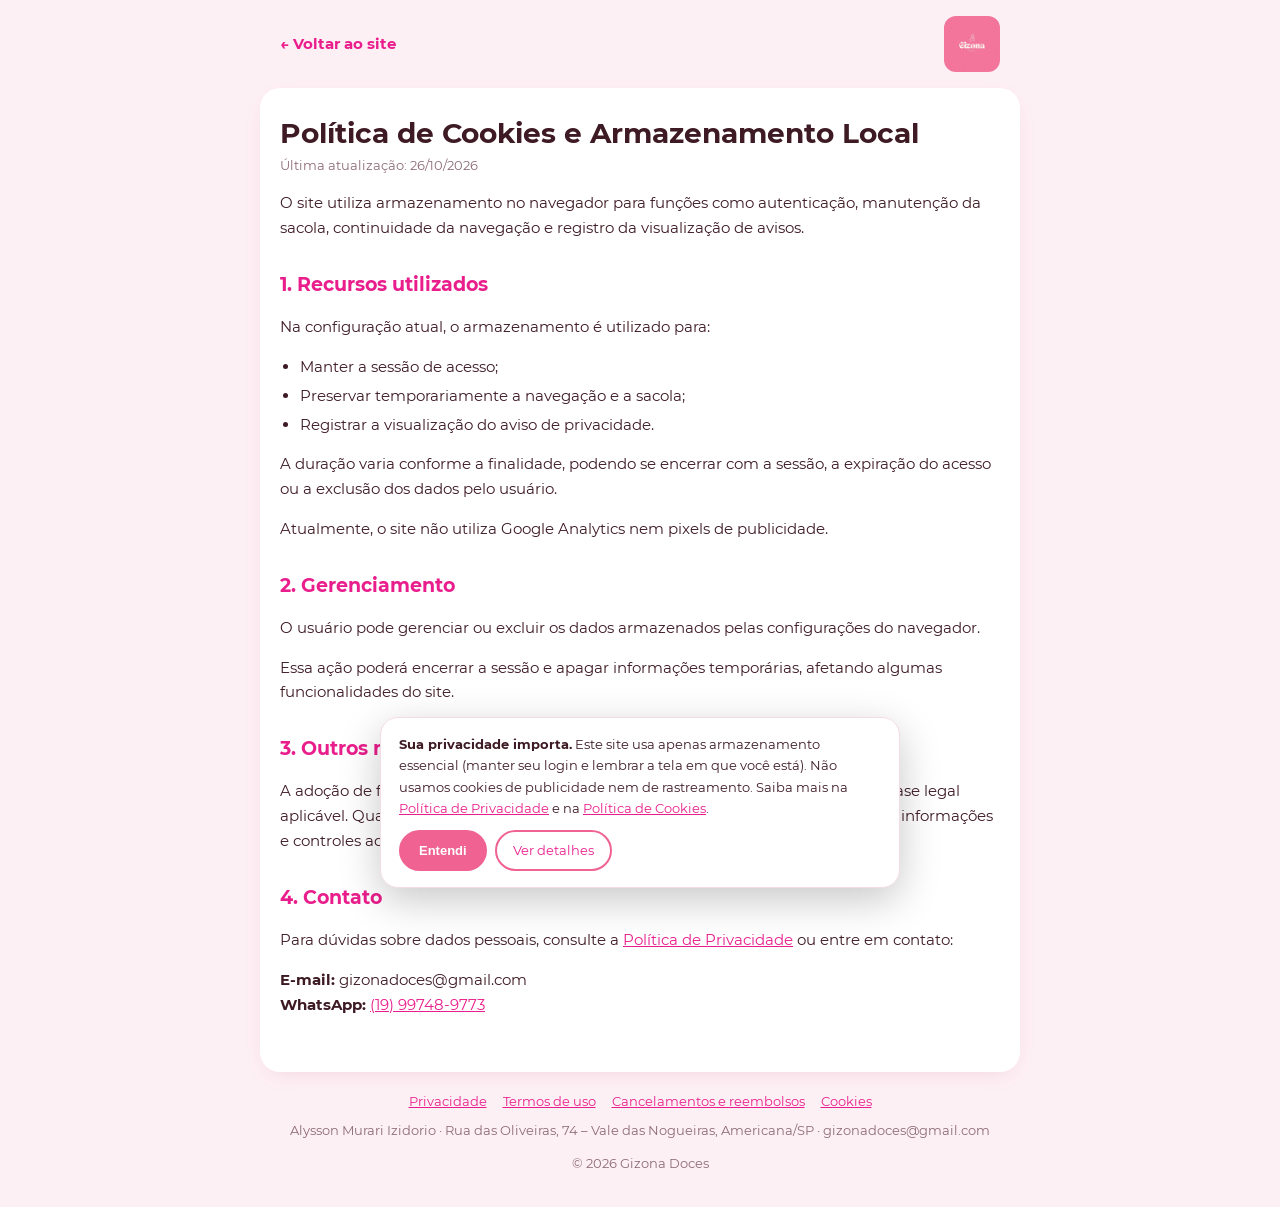
<file: gizona-doces/cookies.html>
<!DOCTYPE html>
<html lang="pt-BR">
<head>
<meta charset="UTF-8">
<meta name="viewport" content="width=device-width, initial-scale=1.0">
<title>Política de Cookies e Armazenamento Local — Gizona Doces</title>
<meta name="robots" content="index,follow">
<link rel="stylesheet" href="css/legal.css">
<script src="js/legal-config.js"></script>
</head>
<body>
<a class="skip-link" href="#conteudo">Ir para o conteúdo</a>
<header class="lg-head"><a href="./" class="lg-back">← Voltar ao site</a><img src="images/brand/logo-square.png" alt="Gizona Doces" width="56" height="56"></header>
<main id="conteudo" tabindex="-1" class="lg-main">
<h1>Política de Cookies e Armazenamento Local</h1>
<p class="lg-upd">Última atualização: <span data-l="atualizadoEm"></span></p>
<p>O site utiliza armazenamento no navegador para funções como autenticação, manutenção da sacola, continuidade da navegação e registro da visualização de avisos.</p>
<h2>1. Recursos utilizados</h2>
<p>Na configuração atual, o armazenamento é utilizado para:</p>
<ul>
<li>Manter a sessão de acesso;</li>
<li>Preservar temporariamente a navegação e a sacola;</li>
<li>Registrar a visualização do aviso de privacidade.</li>
</ul>
<p>A duração varia conforme a finalidade, podendo se encerrar com a sessão, a expiração do acesso ou a exclusão dos dados pelo usuário.</p>
<p>Atualmente, o site não utiliza Google Analytics nem pixels de publicidade.</p>
<h2>2. Gerenciamento</h2>
<p>O usuário pode gerenciar ou excluir os dados armazenados pelas configurações do navegador.</p>
<p>Essa ação poderá encerrar a sessão e apagar informações temporárias, afetando algumas funcionalidades do site.</p>
<h2>3. Outros recursos</h2>
<p>A adoção de ferramentas de medição, personalização ou publicidade observará a base legal aplicável. Quando necessário, será solicitado consentimento antes da ativação, com informações e controles adequados.</p>
<h2>4. Contato</h2>
<p>Para dúvidas sobre dados pessoais, consulte a <a href="privacidade.html">Política de Privacidade</a> ou entre em contato:</p>
<p><strong>E-mail:</strong> <span data-l="emailContato"></span><br><strong>WhatsApp:</strong> <a data-l-wa="1"></a></p>
</main>
<footer class="lg-foot"><div id="lgFoot"></div><p>© <span id="yr"></span> Gizona Doces</p></footer>
<script src="js/consent.js"></script>
<script src="js/legal-page.js"></script>
</body>
</html>
</file>
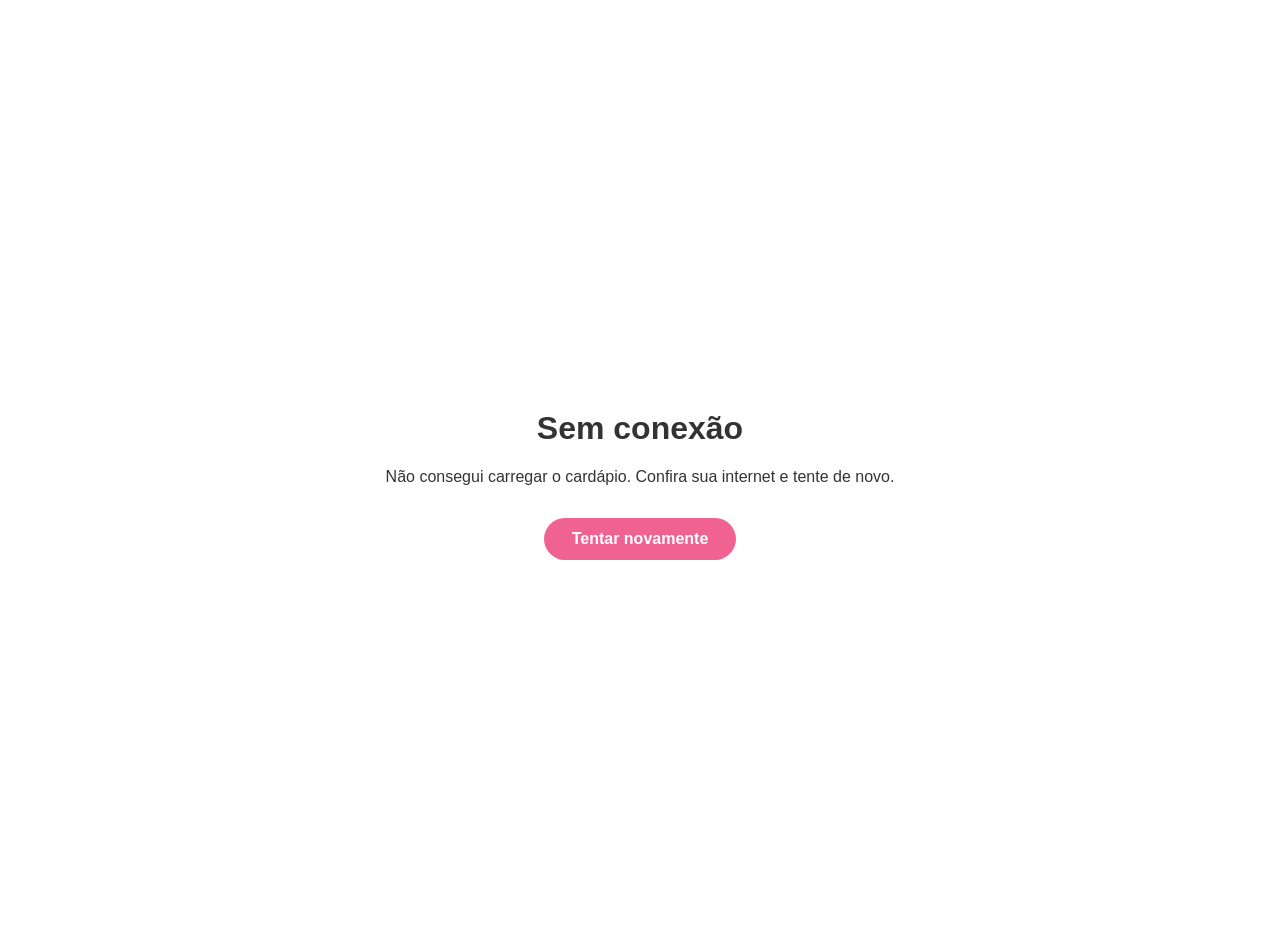
<file: gizona-doces/offline.html>
<!DOCTYPE html>
<html lang="pt-BR"><head><meta charset="UTF-8"><meta name="viewport" content="width=device-width, initial-scale=1.0"><title>Sem conexão — Gizona Doces</title>
<style>body{font-family:Montserrat,Arial,sans-serif;background:#fff;color:#333;display:flex;min-height:100vh;align-items:center;justify-content:center;text-align:center;margin:0;padding:24px}button{background:#F06292;color:#fff;border:0;border-radius:24px;padding:12px 28px;font-size:16px;font-weight:700;margin-top:16px}</style></head>
<body><main><h1>Sem conexão</h1><p>Não consegui carregar o cardápio. Confira sua internet e tente de novo.</p><button onclick="location.reload()">Tentar novamente</button></main></body></html>
</file>
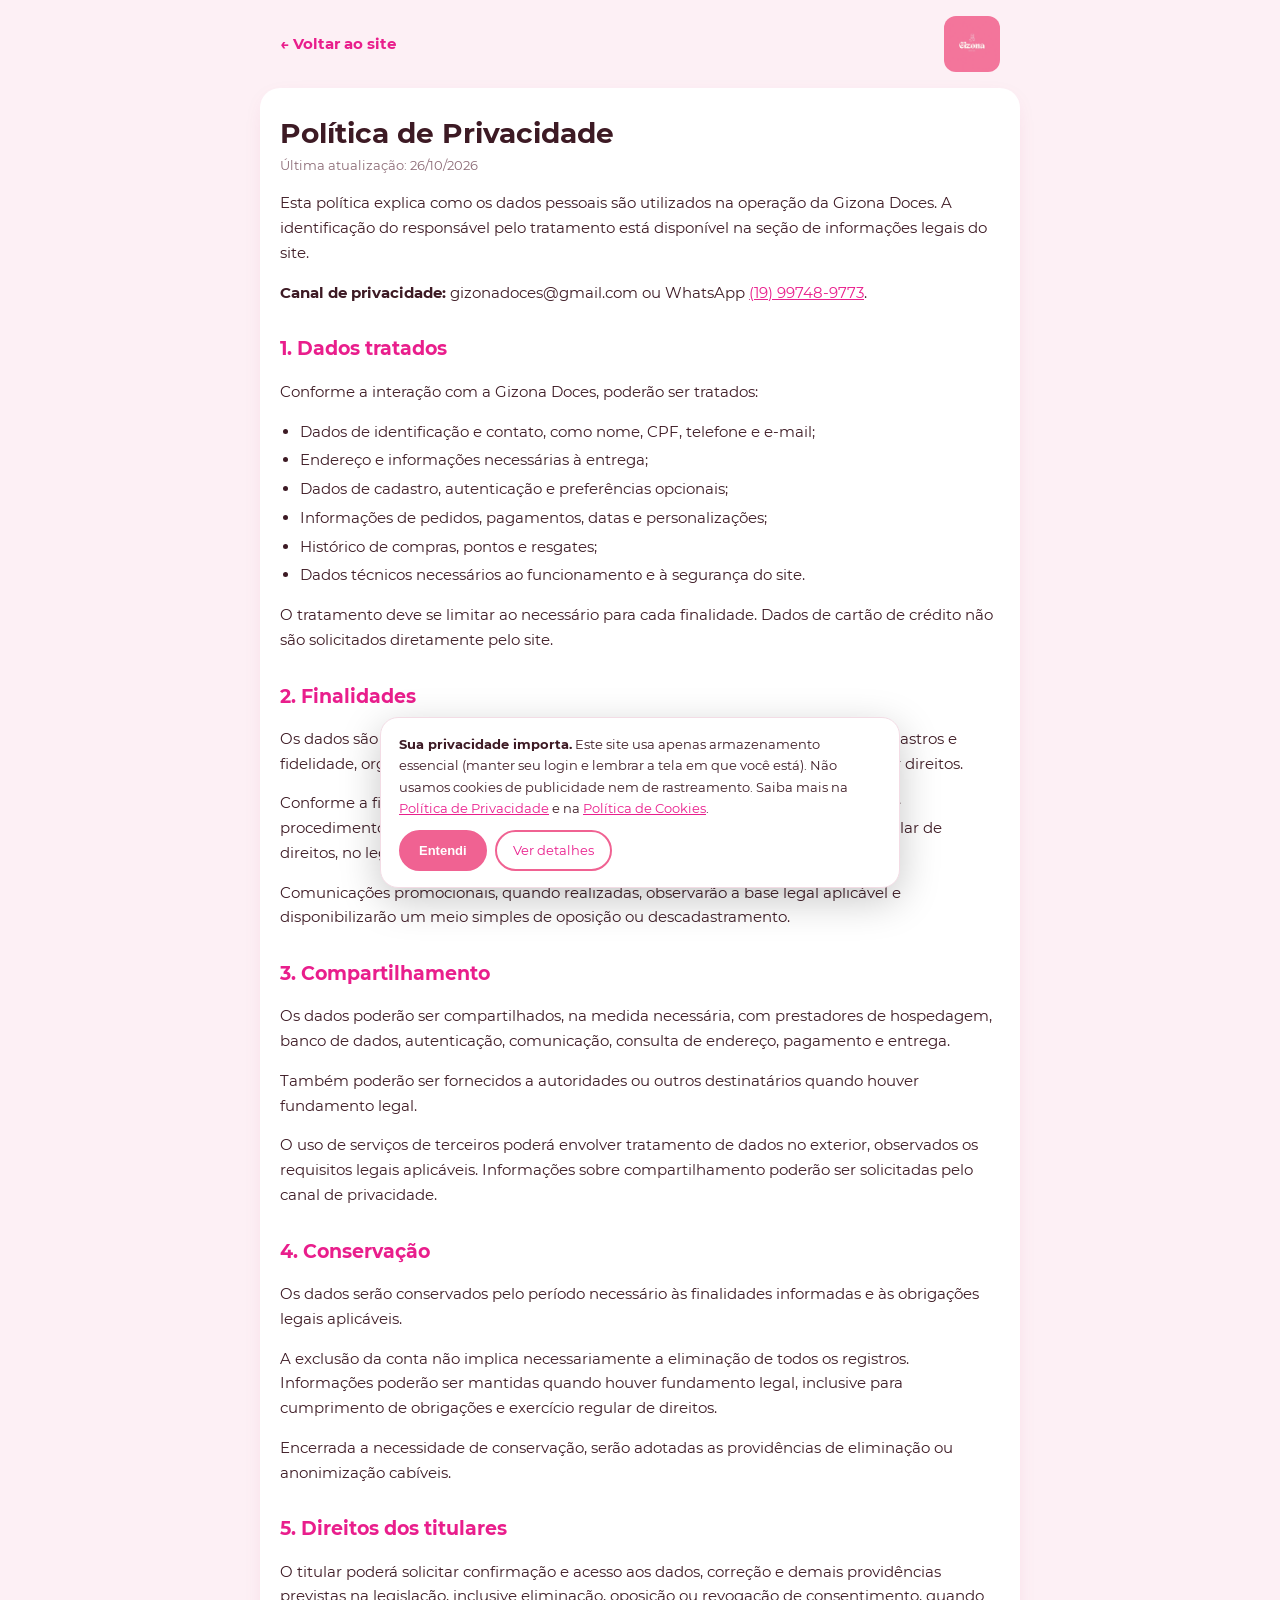
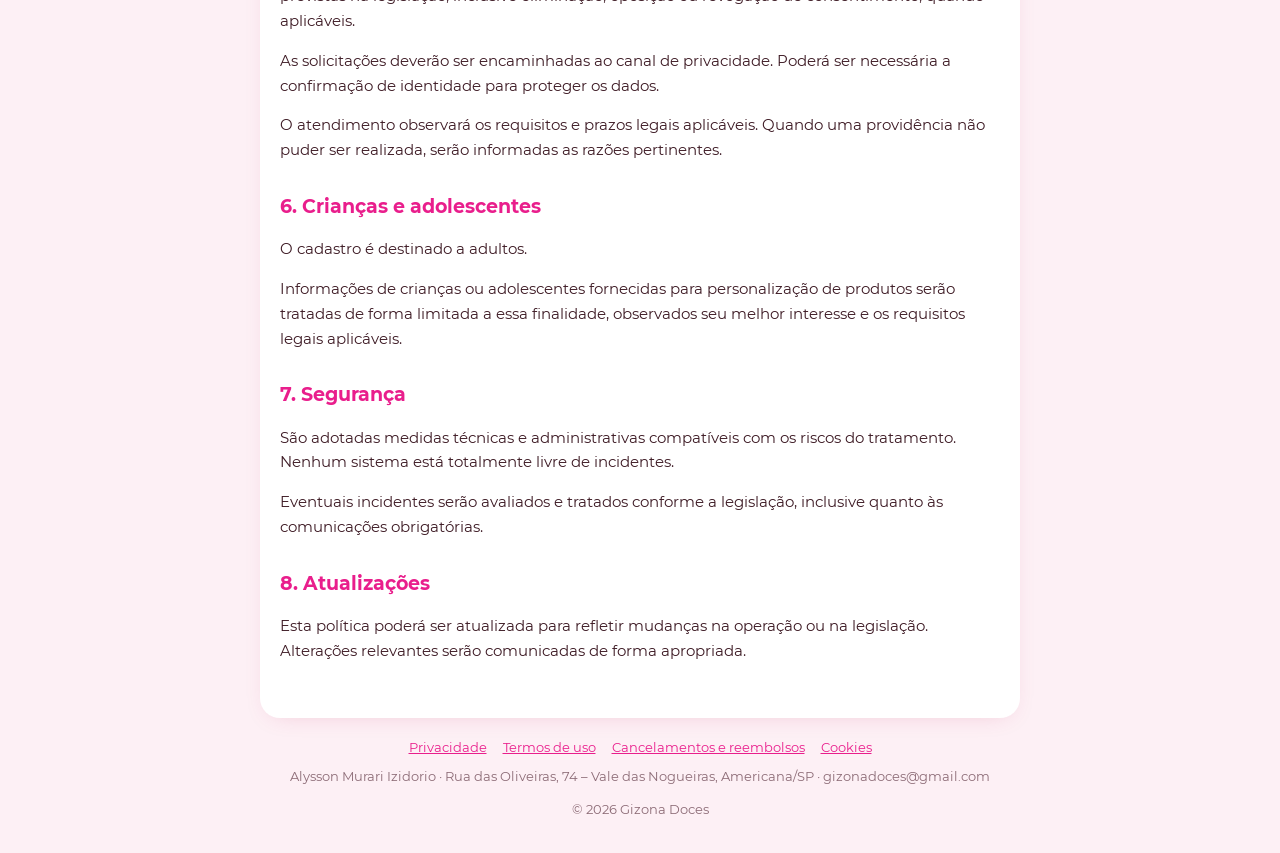
<file: gizona-doces/privacidade.html>
<!DOCTYPE html>
<html lang="pt-BR">
<head>
<meta charset="UTF-8">
<meta name="viewport" content="width=device-width, initial-scale=1.0">
<title>Política de Privacidade — Gizona Doces</title>
<meta name="robots" content="index,follow">
<link rel="stylesheet" href="css/legal.css">
<script src="js/legal-config.js"></script>
</head>
<body>
<a class="skip-link" href="#conteudo">Ir para o conteúdo</a>
<header class="lg-head"><a href="./" class="lg-back">← Voltar ao site</a><img src="images/brand/logo-square.png" alt="Gizona Doces" width="56" height="56"></header>
<main id="conteudo" tabindex="-1" class="lg-main">
<h1>Política de Privacidade</h1>
<p class="lg-upd">Última atualização: <span data-l="atualizadoEm"></span></p>
<p>Esta política explica como os dados pessoais são utilizados na operação da Gizona Doces. A identificação do responsável pelo tratamento está disponível na seção de informações legais do site.</p>
<p><strong>Canal de privacidade:</strong> <span data-l="emailContato"></span> ou WhatsApp <a data-l-wa="1"></a>.</p>
<h2>1. Dados tratados</h2>
<p>Conforme a interação com a Gizona Doces, poderão ser tratados:</p>
<ul>
<li>Dados de identificação e contato, como nome, CPF, telefone e e-mail;</li>
<li>Endereço e informações necessárias à entrega;</li>
<li>Dados de cadastro, autenticação e preferências opcionais;</li>
<li>Informações de pedidos, pagamentos, datas e personalizações;</li>
<li>Histórico de compras, pontos e resgates;</li>
<li>Dados técnicos necessários ao funcionamento e à segurança do site.</li>
</ul>
<p>O tratamento deve se limitar ao necessário para cada finalidade. Dados de cartão de crédito não são solicitados diretamente pelo site.</p>
<h2>2. Finalidades</h2>
<p>Os dados são utilizados para atender solicitações, executar pedidos, administrar cadastros e fidelidade, organizar entregas, prevenir fraudes, cumprir obrigações legais e exercer direitos.</p>
<p>Conforme a finalidade, o tratamento se fundamenta na execução de contrato ou de procedimentos preliminares, no cumprimento de obrigação legal, no exercício regular de direitos, no legítimo interesse ou no consentimento.</p>
<p>Comunicações promocionais, quando realizadas, observarão a base legal aplicável e disponibilizarão um meio simples de oposição ou descadastramento.</p>
<h2>3. Compartilhamento</h2>
<p>Os dados poderão ser compartilhados, na medida necessária, com prestadores de hospedagem, banco de dados, autenticação, comunicação, consulta de endereço, pagamento e entrega.</p>
<p>Também poderão ser fornecidos a autoridades ou outros destinatários quando houver fundamento legal.</p>
<p>O uso de serviços de terceiros poderá envolver tratamento de dados no exterior, observados os requisitos legais aplicáveis. Informações sobre compartilhamento poderão ser solicitadas pelo canal de privacidade.</p>
<h2>4. Conservação</h2>
<p>Os dados serão conservados pelo período necessário às finalidades informadas e às obrigações legais aplicáveis.</p>
<p>A exclusão da conta não implica necessariamente a eliminação de todos os registros. Informações poderão ser mantidas quando houver fundamento legal, inclusive para cumprimento de obrigações e exercício regular de direitos.</p>
<p>Encerrada a necessidade de conservação, serão adotadas as providências de eliminação ou anonimização cabíveis.</p>
<h2>5. Direitos dos titulares</h2>
<p>O titular poderá solicitar confirmação e acesso aos dados, correção e demais providências previstas na legislação, inclusive eliminação, oposição ou revogação de consentimento, quando aplicáveis.</p>
<p>As solicitações deverão ser encaminhadas ao canal de privacidade. Poderá ser necessária a confirmação de identidade para proteger os dados.</p>
<p>O atendimento observará os requisitos e prazos legais aplicáveis. Quando uma providência não puder ser realizada, serão informadas as razões pertinentes.</p>
<h2>6. Crianças e adolescentes</h2>
<p>O cadastro é destinado a adultos.</p>
<p>Informações de crianças ou adolescentes fornecidas para personalização de produtos serão tratadas de forma limitada a essa finalidade, observados seu melhor interesse e os requisitos legais aplicáveis.</p>
<h2>7. Segurança</h2>
<p>São adotadas medidas técnicas e administrativas compatíveis com os riscos do tratamento. Nenhum sistema está totalmente livre de incidentes.</p>
<p>Eventuais incidentes serão avaliados e tratados conforme a legislação, inclusive quanto às comunicações obrigatórias.</p>
<h2>8. Atualizações</h2>
<p>Esta política poderá ser atualizada para refletir mudanças na operação ou na legislação. Alterações relevantes serão comunicadas de forma apropriada.</p>
</main>
<footer class="lg-foot"><div id="lgFoot"></div><p>© <span id="yr"></span> Gizona Doces</p></footer>
<script src="js/consent.js"></script>
<script src="js/legal-page.js"></script>
</body>
</html>
</file>
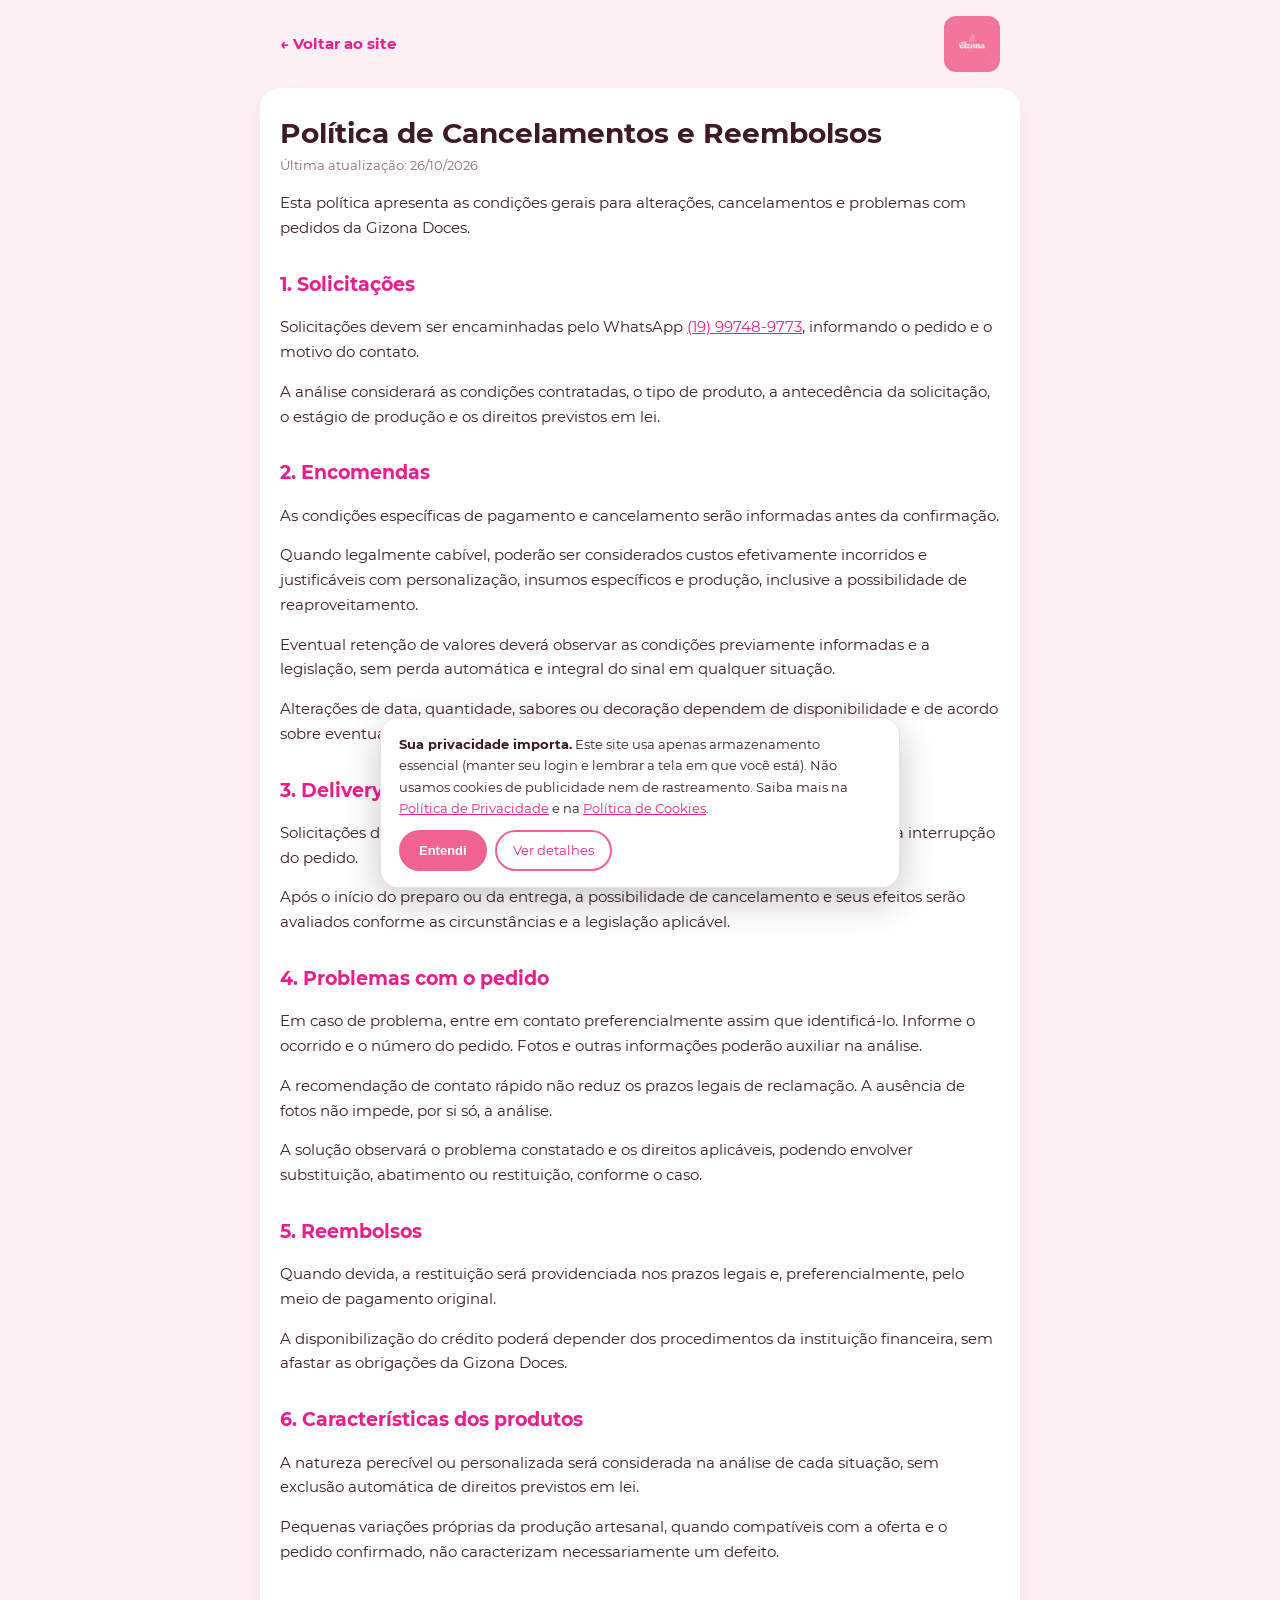
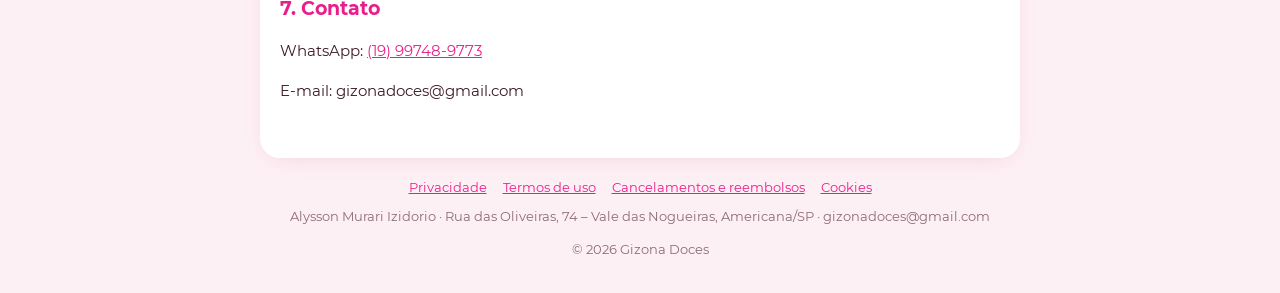
<file: gizona-doces/reembolso.html>
<!DOCTYPE html>
<html lang="pt-BR">
<head>
<meta charset="UTF-8">
<meta name="viewport" content="width=device-width, initial-scale=1.0">
<title>Política de Cancelamentos e Reembolsos — Gizona Doces</title>
<meta name="robots" content="index,follow">
<link rel="stylesheet" href="css/legal.css">
<script src="js/legal-config.js"></script>
</head>
<body>
<a class="skip-link" href="#conteudo">Ir para o conteúdo</a>
<header class="lg-head"><a href="./" class="lg-back">← Voltar ao site</a><img src="images/brand/logo-square.png" alt="Gizona Doces" width="56" height="56"></header>
<main id="conteudo" tabindex="-1" class="lg-main">
<h1>Política de Cancelamentos e Reembolsos</h1>
<p class="lg-upd">Última atualização: <span data-l="atualizadoEm"></span></p>
<p>Esta política apresenta as condições gerais para alterações, cancelamentos e problemas com pedidos da Gizona Doces.</p>
<h2>1. Solicitações</h2>
<p>Solicitações devem ser encaminhadas pelo WhatsApp <a data-l-wa="1"></a>, informando o pedido e o motivo do contato.</p>
<p>A análise considerará as condições contratadas, o tipo de produto, a antecedência da solicitação, o estágio de produção e os direitos previstos em lei.</p>
<h2>2. Encomendas</h2>
<p>As condições específicas de pagamento e cancelamento serão informadas antes da confirmação.</p>
<p>Quando legalmente cabível, poderão ser considerados custos efetivamente incorridos e justificáveis com personalização, insumos específicos e produção, inclusive a possibilidade de reaproveitamento.</p>
<p>Eventual retenção de valores deverá observar as condições previamente informadas e a legislação, sem perda automática e integral do sinal em qualquer situação.</p>
<p>Alterações de data, quantidade, sabores ou decoração dependem de disponibilidade e de acordo sobre eventuais diferenças de valor.</p>
<h2>3. Delivery</h2>
<p>Solicitações de cancelamento feitas antes do início do preparo serão verificadas para interrupção do pedido.</p>
<p>Após o início do preparo ou da entrega, a possibilidade de cancelamento e seus efeitos serão avaliados conforme as circunstâncias e a legislação aplicável.</p>
<h2>4. Problemas com o pedido</h2>
<p>Em caso de problema, entre em contato preferencialmente assim que identificá-lo. Informe o ocorrido e o número do pedido. Fotos e outras informações poderão auxiliar na análise.</p>
<p>A recomendação de contato rápido não reduz os prazos legais de reclamação. A ausência de fotos não impede, por si só, a análise.</p>
<p>A solução observará o problema constatado e os direitos aplicáveis, podendo envolver substituição, abatimento ou restituição, conforme o caso.</p>
<h2>5. Reembolsos</h2>
<p>Quando devida, a restituição será providenciada nos prazos legais e, preferencialmente, pelo meio de pagamento original.</p>
<p>A disponibilização do crédito poderá depender dos procedimentos da instituição financeira, sem afastar as obrigações da Gizona Doces.</p>
<h2>6. Características dos produtos</h2>
<p>A natureza perecível ou personalizada será considerada na análise de cada situação, sem exclusão automática de direitos previstos em lei.</p>
<p>Pequenas variações próprias da produção artesanal, quando compatíveis com a oferta e o pedido confirmado, não caracterizam necessariamente um defeito.</p>
<h2>7. Contato</h2>
<p>WhatsApp: <a data-l-wa="1"></a></p>
<p>E-mail: <span data-l="emailContato"></span></p>
</main>
<footer class="lg-foot"><div id="lgFoot"></div><p>© <span id="yr"></span> Gizona Doces</p></footer>
<script src="js/consent.js"></script>
<script src="js/legal-page.js"></script>
</body>
</html>
</file>
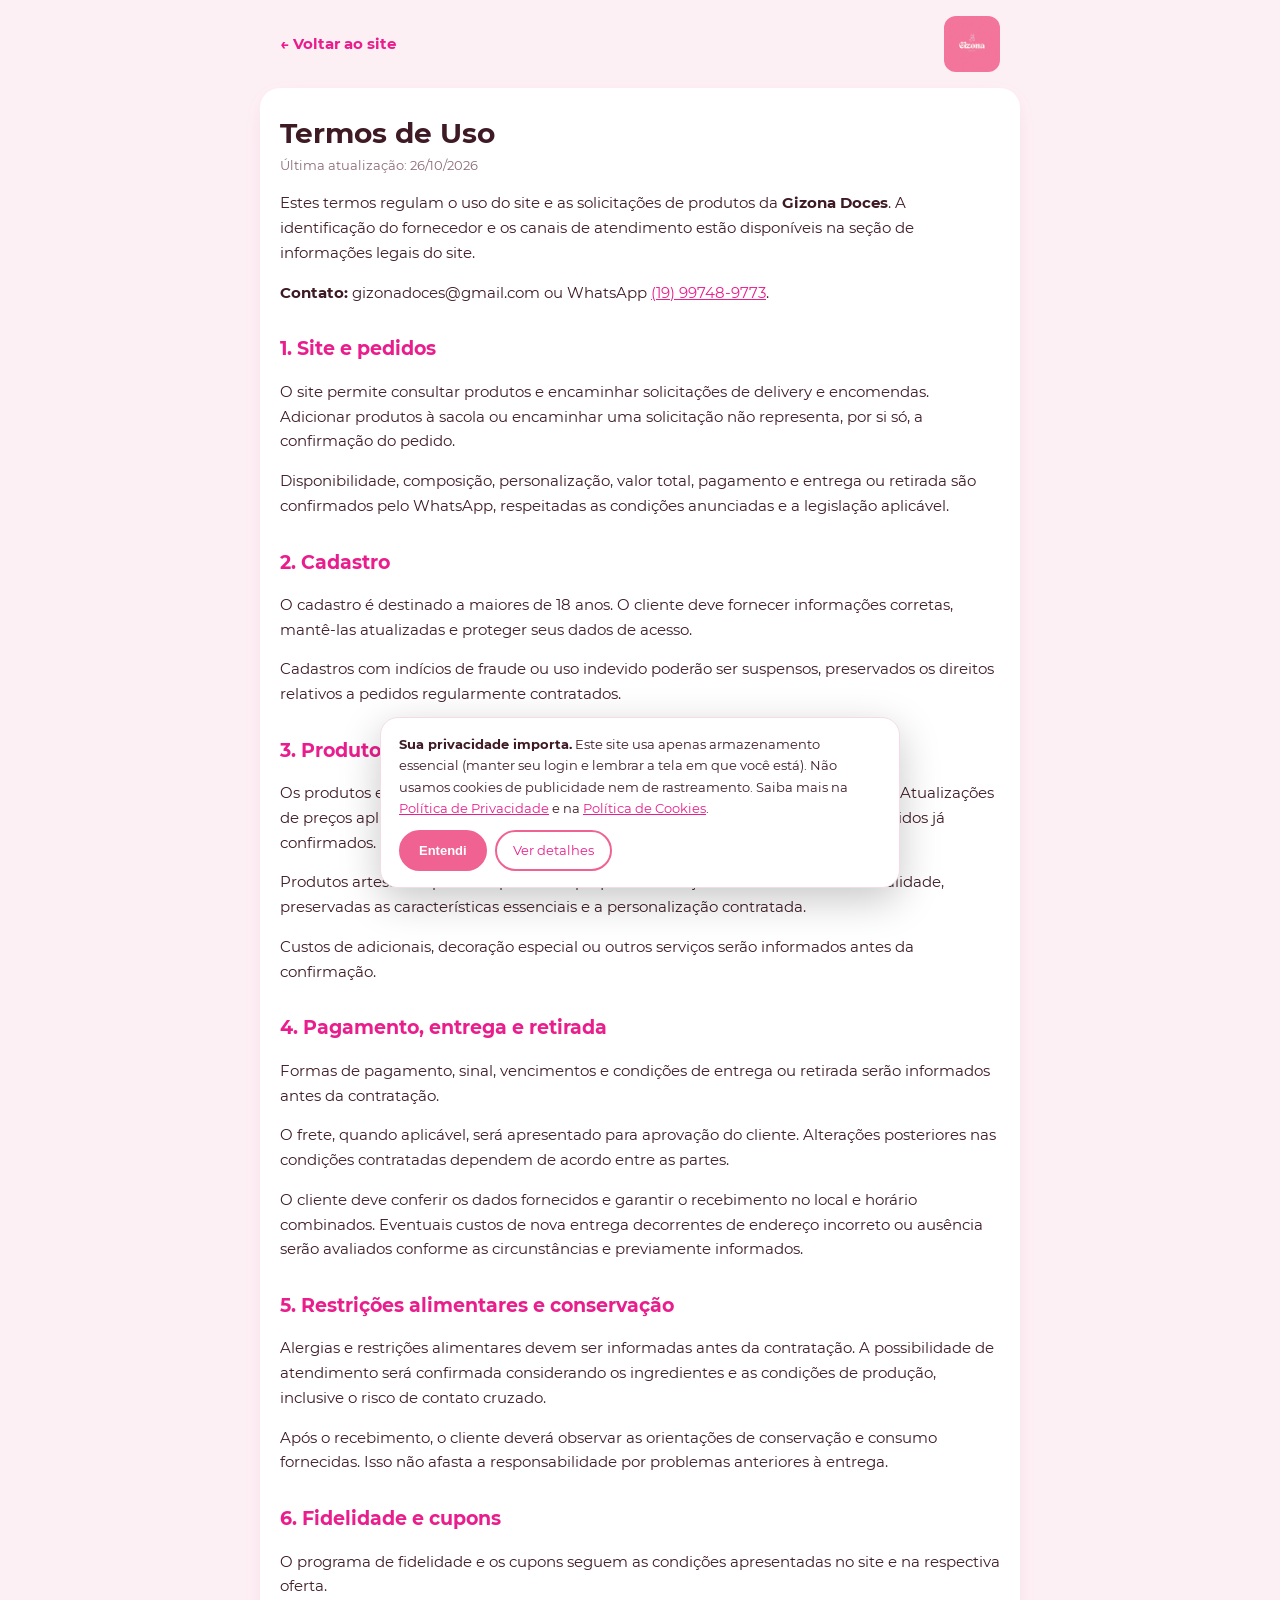
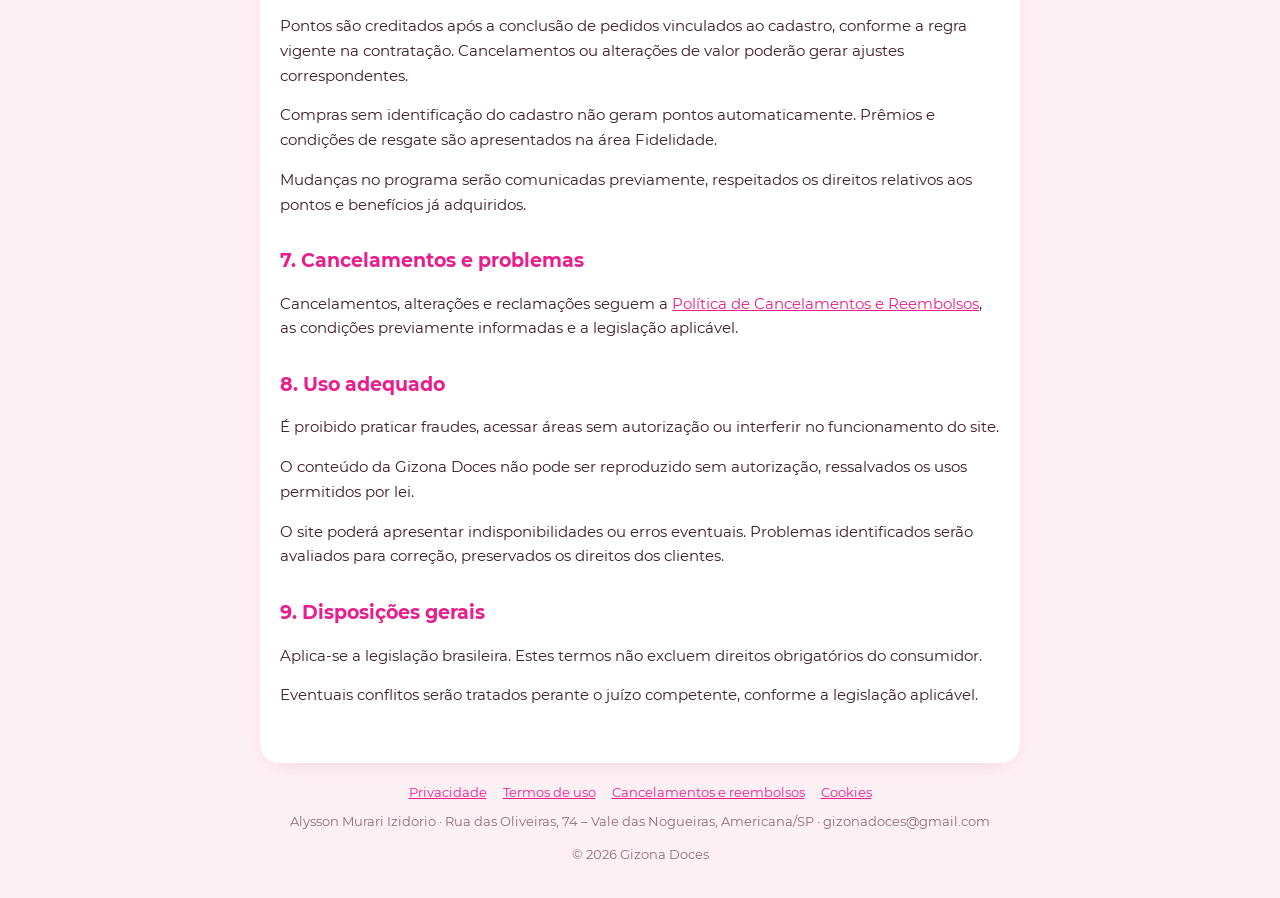
<file: gizona-doces/termos.html>
<!DOCTYPE html>
<html lang="pt-BR">
<head>
<meta charset="UTF-8">
<meta name="viewport" content="width=device-width, initial-scale=1.0">
<title>Termos de Uso — Gizona Doces</title>
<meta name="robots" content="index,follow">
<link rel="stylesheet" href="css/legal.css">
<script src="js/legal-config.js"></script>
</head>
<body>
<a class="skip-link" href="#conteudo">Ir para o conteúdo</a>
<header class="lg-head"><a href="./" class="lg-back">← Voltar ao site</a><img src="images/brand/logo-square.png" alt="Gizona Doces" width="56" height="56"></header>
<main id="conteudo" tabindex="-1" class="lg-main">
<h1>Termos de Uso</h1>
<p class="lg-upd">Última atualização: <span data-l="atualizadoEm"></span></p>
<p>Estes termos regulam o uso do site e as solicitações de produtos da <strong>Gizona Doces</strong>. A identificação do fornecedor e os canais de atendimento estão disponíveis na seção de informações legais do site.</p>
<p><strong>Contato:</strong> <span data-l="emailContato"></span> ou WhatsApp <a data-l-wa="1"></a>.</p>
<h2>1. Site e pedidos</h2>
<p>O site permite consultar produtos e encaminhar solicitações de delivery e encomendas. Adicionar produtos à sacola ou encaminhar uma solicitação não representa, por si só, a confirmação do pedido.</p>
<p>Disponibilidade, composição, personalização, valor total, pagamento e entrega ou retirada são confirmados pelo WhatsApp, respeitadas as condições anunciadas e a legislação aplicável.</p>
<h2>2. Cadastro</h2>
<p>O cadastro é destinado a maiores de 18 anos. O cliente deve fornecer informações corretas, mantê-las atualizadas e proteger seus dados de acesso.</p>
<p>Cadastros com indícios de fraude ou uso indevido poderão ser suspensos, preservados os direitos relativos a pedidos regularmente contratados.</p>
<h2>3. Produtos e preços</h2>
<p>Os produtos estão sujeitos à disponibilidade e às condições apresentadas na oferta. Atualizações de preços aplicam-se a novas contratações, respeitadas as ofertas vigentes e os pedidos já confirmados.</p>
<p>Produtos artesanais podem apresentar pequenas variações de acabamento e tonalidade, preservadas as características essenciais e a personalização contratada.</p>
<p>Custos de adicionais, decoração especial ou outros serviços serão informados antes da confirmação.</p>
<h2>4. Pagamento, entrega e retirada</h2>
<p>Formas de pagamento, sinal, vencimentos e condições de entrega ou retirada serão informados antes da contratação.</p>
<p>O frete, quando aplicável, será apresentado para aprovação do cliente. Alterações posteriores nas condições contratadas dependem de acordo entre as partes.</p>
<p>O cliente deve conferir os dados fornecidos e garantir o recebimento no local e horário combinados. Eventuais custos de nova entrega decorrentes de endereço incorreto ou ausência serão avaliados conforme as circunstâncias e previamente informados.</p>
<h2>5. Restrições alimentares e conservação</h2>
<p>Alergias e restrições alimentares devem ser informadas antes da contratação. A possibilidade de atendimento será confirmada considerando os ingredientes e as condições de produção, inclusive o risco de contato cruzado.</p>
<p>Após o recebimento, o cliente deverá observar as orientações de conservação e consumo fornecidas. Isso não afasta a responsabilidade por problemas anteriores à entrega.</p>
<h2>6. Fidelidade e cupons</h2>
<p>O programa de fidelidade e os cupons seguem as condições apresentadas no site e na respectiva oferta.</p>
<p>Pontos são creditados após a conclusão de pedidos vinculados ao cadastro, conforme a regra vigente na contratação. Cancelamentos ou alterações de valor poderão gerar ajustes correspondentes.</p>
<p>Compras sem identificação do cadastro não geram pontos automaticamente. Prêmios e condições de resgate são apresentados na área Fidelidade.</p>
<p>Mudanças no programa serão comunicadas previamente, respeitados os direitos relativos aos pontos e benefícios já adquiridos.</p>
<h2>7. Cancelamentos e problemas</h2>
<p>Cancelamentos, alterações e reclamações seguem a <a href="reembolso.html">Política de Cancelamentos e Reembolsos</a>, as condições previamente informadas e a legislação aplicável.</p>
<h2>8. Uso adequado</h2>
<p>É proibido praticar fraudes, acessar áreas sem autorização ou interferir no funcionamento do site.</p>
<p>O conteúdo da Gizona Doces não pode ser reproduzido sem autorização, ressalvados os usos permitidos por lei.</p>
<p>O site poderá apresentar indisponibilidades ou erros eventuais. Problemas identificados serão avaliados para correção, preservados os direitos dos clientes.</p>
<h2>9. Disposições gerais</h2>
<p>Aplica-se a legislação brasileira. Estes termos não excluem direitos obrigatórios do consumidor.</p>
<p>Eventuais conflitos serão tratados perante o juízo competente, conforme a legislação aplicável.</p>
</main>
<footer class="lg-foot"><div id="lgFoot"></div><p>© <span id="yr"></span> Gizona Doces</p></footer>
<script src="js/consent.js"></script>
<script src="js/legal-page.js"></script>
</body>
</html>
</file>
<file: gizona-doces/css/legal.css>
@font-face{font-family:"Montserrat";font-weight:400;font-display:swap;src:url("../fonts/Montserrat-Regular.woff") format("woff");}
@font-face{font-family:"Montserrat";font-weight:700;font-display:swap;src:url("../fonts/Montserrat-Bold.woff") format("woff");}
:root{--pink:#F06292;--pink-dark:#E91E8C;--ink:#3D1A24;--muted:#8C6B76;--cream:#FDF0F5;--border:#F3DCE5}
*{box-sizing:border-box}
body{margin:0;font-family:"Montserrat",system-ui,sans-serif;color:var(--ink);background:var(--cream);line-height:1.65;font-size:15px}
.lg-head{display:flex;align-items:center;justify-content:space-between;max-width:760px;margin:0 auto;padding:16px 20px}
.lg-head img{border-radius:12px}
.lg-back{color:var(--pink-dark);font-weight:700;text-decoration:none}
.lg-back:hover{text-decoration:underline}
.lg-main{max-width:760px;margin:0 auto;padding:8px 20px 40px;background:#fff;border-radius:20px;box-shadow:0 6px 24px -12px rgba(196,43,99,.25)}
h1{font-size:28px;line-height:1.25;margin:20px 0 4px}
h2{font-size:19px;margin:28px 0 6px;color:var(--pink-dark)}
h3{font-size:15.5px;margin:16px 0 4px}
.lg-upd{color:var(--muted);font-size:13px;margin:0 0 12px}
a{color:var(--pink-dark)}
ul{padding-left:20px}li{margin:4px 0}
table{width:100%;border-collapse:collapse;font-size:13.5px;display:block;overflow-x:auto}
th,td{border:1px solid var(--border);padding:8px 10px;text-align:left;vertical-align:top}
th{background:#FDE3EC}
.lg-todo{background:#fff3a8;color:#4a3b00;padding:0 4px;border-radius:4px}
.lg-foot{max-width:760px;margin:0 auto;padding:20px;text-align:center;color:var(--muted);font-size:12.5px}
.legal-links{display:flex;flex-wrap:wrap;justify-content:center;gap:6px 16px}
.legal-links a{color:var(--pink-dark)}
.footer-legal{margin:8px 0}
:focus-visible{outline:3px solid #1a5fd0;outline-offset:2px;border-radius:4px}
.skip-link{position:absolute;left:8px;top:-60px;background:#fff;color:var(--ink);padding:10px 16px;border-radius:10px;font-weight:700;z-index:3000}
.skip-link:focus{top:8px}
.ck-banner{position:fixed;left:12px;right:12px;bottom:12px;max-width:520px;margin:0 auto;background:#fff;border:1.5px solid var(--border);border-radius:18px;box-shadow:0 12px 40px rgba(0,0,0,.22);padding:16px 18px;font-size:13px;z-index:2500}
.ck-banner p{margin:0 0 10px}
.ck-actions{display:flex;gap:8px;flex-wrap:wrap}
.ck-actions button{border-radius:999px;padding:10px 18px;font-weight:700;font-size:13px;border:2px solid var(--pink);background:var(--pink);color:#fff;cursor:pointer}
</file>
